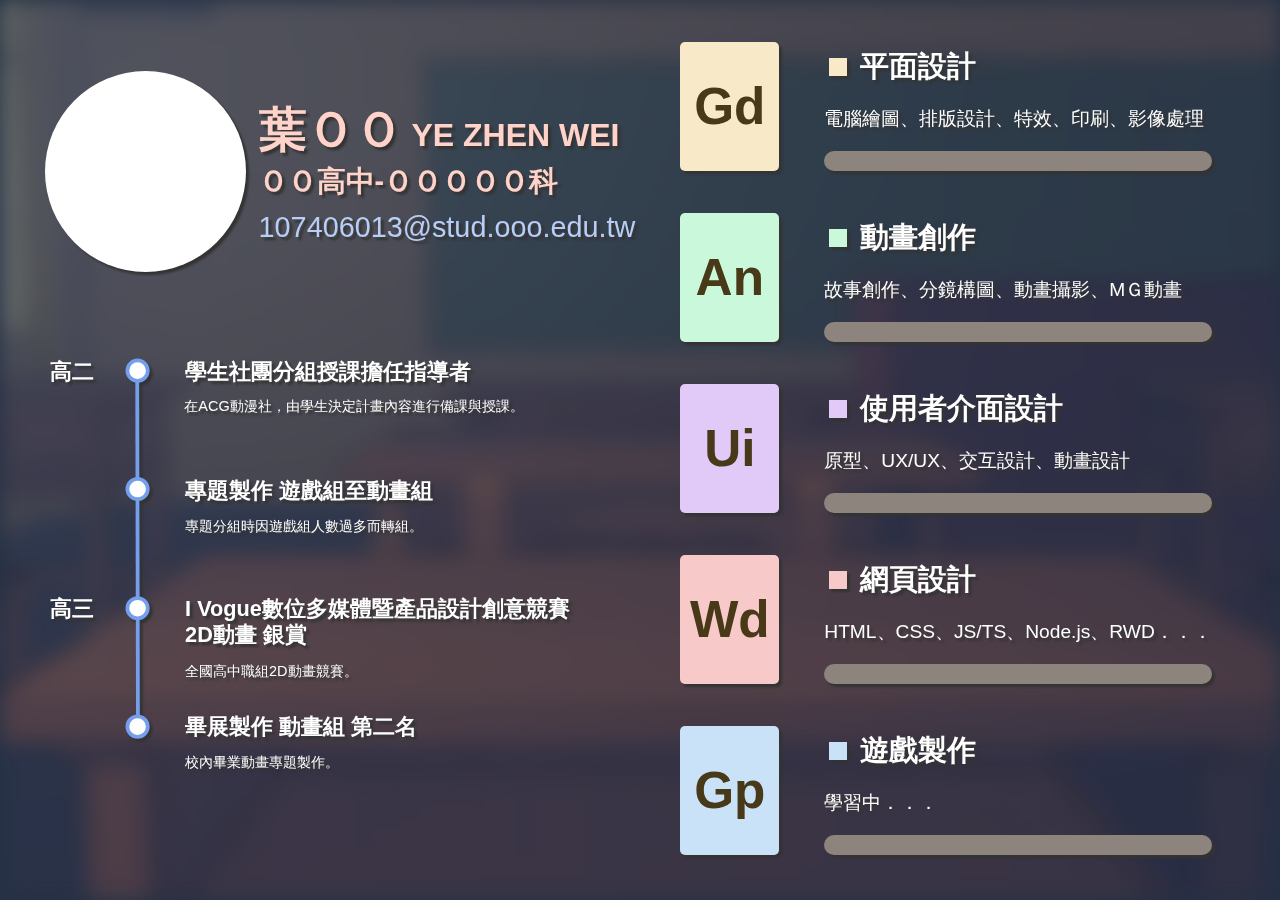
<file: index.html>
<!DOCTYPE html>
<html lang="zh-Hant-TW">

<head>
    <meta charset="UTF-8">
    <meta name="viewport" content="width=device-width, initial-scale=1">
    <meta name="description" content="純練習用的一個耍廢度日的履歷作業，內容主要是動畫、網頁、遊戲幾個領域為主。">
    <title>Resume-Webwork</title>
    
    <link rel="icon" type="image/png" href="./img/icon.png" />
    <link rel="icon" type="image/webp" href="./img/icon.webp" />
    <link rel="stylesheet" href="./css/index.css">
</head>

<body>
    <picture>
        <source srcset="./img/classroom.avif" type="image/avif">
        <source srcset="./img/classroom.webp" type="image/webp">
        <img class="bg-img" src="./img/classroom.jpg" alt="classroom">
    </picture>
    
    <div class="page-box shadow">
        <div class="grid-1 as-1 an-right">
            <div class="round-1"> </div>
        </div>
        <div class="grid-2 t-c1 as-1 t-a1 an-right">
            <h1>
                <span class="font-1 t-b1">葉ＯＯ</span>
                <span class="font-2 t-b1">YE ZHEN WEI</span>
            </h1>
            <h2 class="font-3 t-b1">ＯＯ高中-ＯＯＯＯＯ科</h2>
            <address>
                <a href="mailto:107406013@stud.ooo.edu.tw" class="font-3 t-b1 hl-s t-c3">107406013@stud.ooo.edu.tw</a>
            </address>
        </div>

        <div class="grid-3 an-right delay-2">
            <div class="svg-box-2">
                <svg version="1.1" viewBox="0 0 800 600" class="svg-2 fill-1" id="time">
                    <g class="sw-2 st-c">
                        <line x1="139.5" y1="37.5" x2="140.5" y2="509.5" />
                        <circle cx="140" cy="510" r="13.5" />
                        <circle cx="140" cy="353" r="13.5" />
                        <circle cx="140" cy="195" r="13.5" />
                        <circle cx="140" cy="38" r="13.5" />
                    </g>
                    <g class="font-3 tb">
                        <text x="24.22" y="49.32">高二</text>
                        <text x="24.22" y="363.32">高三</text>
                        <text x="203" y="49">學生社團分組授課擔任指導者</text>
                        <text x="203" y="206.32">專題製作 遊戲組至動畫組</text>
                        <text x="203" y="363.32">I Vogue數位多媒體暨產品設計創意競賽</text>
                        <text x="203" y="398.12">2D動畫 銀賞</text>
                        <text x="203" y="520">畢展製作 動畫組 第二名</text>
                    </g>
                    <g class="font-4" id="svg_decs">
                        <text x="202" y="92">在ACG動漫社，由學生決定計畫內容進行備課與授課。</text>
                        <text x="203" y="250">專題分組時因遊戲組人數過多而轉組。</text>
                        <text x="203" y="443">全國高中職組2D動畫競賽。</text>
                        <text x="203" y="563">校內畢業動畫專題製作。</text>
                    </g>
                </svg>
            </div>
        </div>
        <div class="grid-4 as-2 an-left">
            <a href="graphic.html" target="_blank" rel="noopener" class="skill-box bg-c1 bg-m t-c2 tb hl-s">Gd</a>
        </div>
        <div class="grid-5 as-2 an-left">
            <h3 class="font-3" id="Gd">
                <div class="rhombus bg-c1"></div>
                平面設計
            </h3>
            <p class="font-4" id="Gd_decs">電腦繪圖、排版設計、特效、印刷、影像處理</p>
            <div class="progress">
                <div class="progress-bar pct-1"></div>
            </div>
        </div>
        <div class="grid-6 as-2 an-left delay-1">
            <a href="#" rel="noopener" class="skill-box bg-c2 bg-m t-c2 tb hl-s">An</a>
        </div>
        <div class="grid-7 as-2 an-left delay-1">
            <h3 class="font-3" id="An">
                <div class="rhombus bg-c2"></div>
                動畫創作
            </h3>
            <p class="font-4" id="An_decs">故事創作、分鏡構圖、動畫攝影、MＧ動畫</p>
            <div class="progress">
                <div class="progress-bar pct-2"></div>
            </div>
        </div>
        <div class="grid-8 as-2 an-left delay-2">
            <a href="UI.html" target="_blank" rel="noopener" class="skill-box bg-c3 bg-m t-c2 tb hl-s">Ui</a>
        </div>

        <div class="grid-9 as-2 an-left delay-2">
            <h3 class="font-3" id="Ui">
                <div class="rhombus bg-c3"></div>
                使用者介面設計
            </h3>
            <p class="font-4" id="Gd_decs">原型、UX/UX、交互設計、動畫設計</p>
            <div class="progress">
                <div class="progress-bar pct-3"></div>
            </div>
        </div>
        <div class="grid-10 as-2 an-left delay-3">
            <a href="https://codepen.io/zhen-wei" target="_blank" rel="noopener"
                class="skill-box bg-c4 bg-m t-c2 tb hl-s">Wd</a>
        </div>
        <div class="grid-11 as-2 an-left delay-3">
            <h3 class="font-3" id="Wd">
                <div class="rhombus bg-c4"></div>
                網頁設計
            </h3>
            <p class="font-4" id="Wd_decs">HTML、CSS、JS/TS、Node.js、RWD．．．</p>
            <div class="progress shadow-2">
                <div class="progress-bar pct-4"></div>
            </div>
        </div>
        <div class="grid-12 as-2 an-left delay-4">
            <a href="#" rel="noopener" class="skill-box bg-c5 bg-m t-c2 tb hl-s">Gp</a>
        </div>
        <div class="grid-13 as-2 an-left delay-4">
            <h3 class="font-3" id="Gp">
                <div class="rhombus bg-c5"></div>
                遊戲製作
            </h3>
            <p class="font-4" id="Gd_decs">學習中．．．</p>
            <div class="progress">
                <div class="progress-bar pct-5"></div>
            </div>
        </div>
    </div>

</body>

</html>
</file>
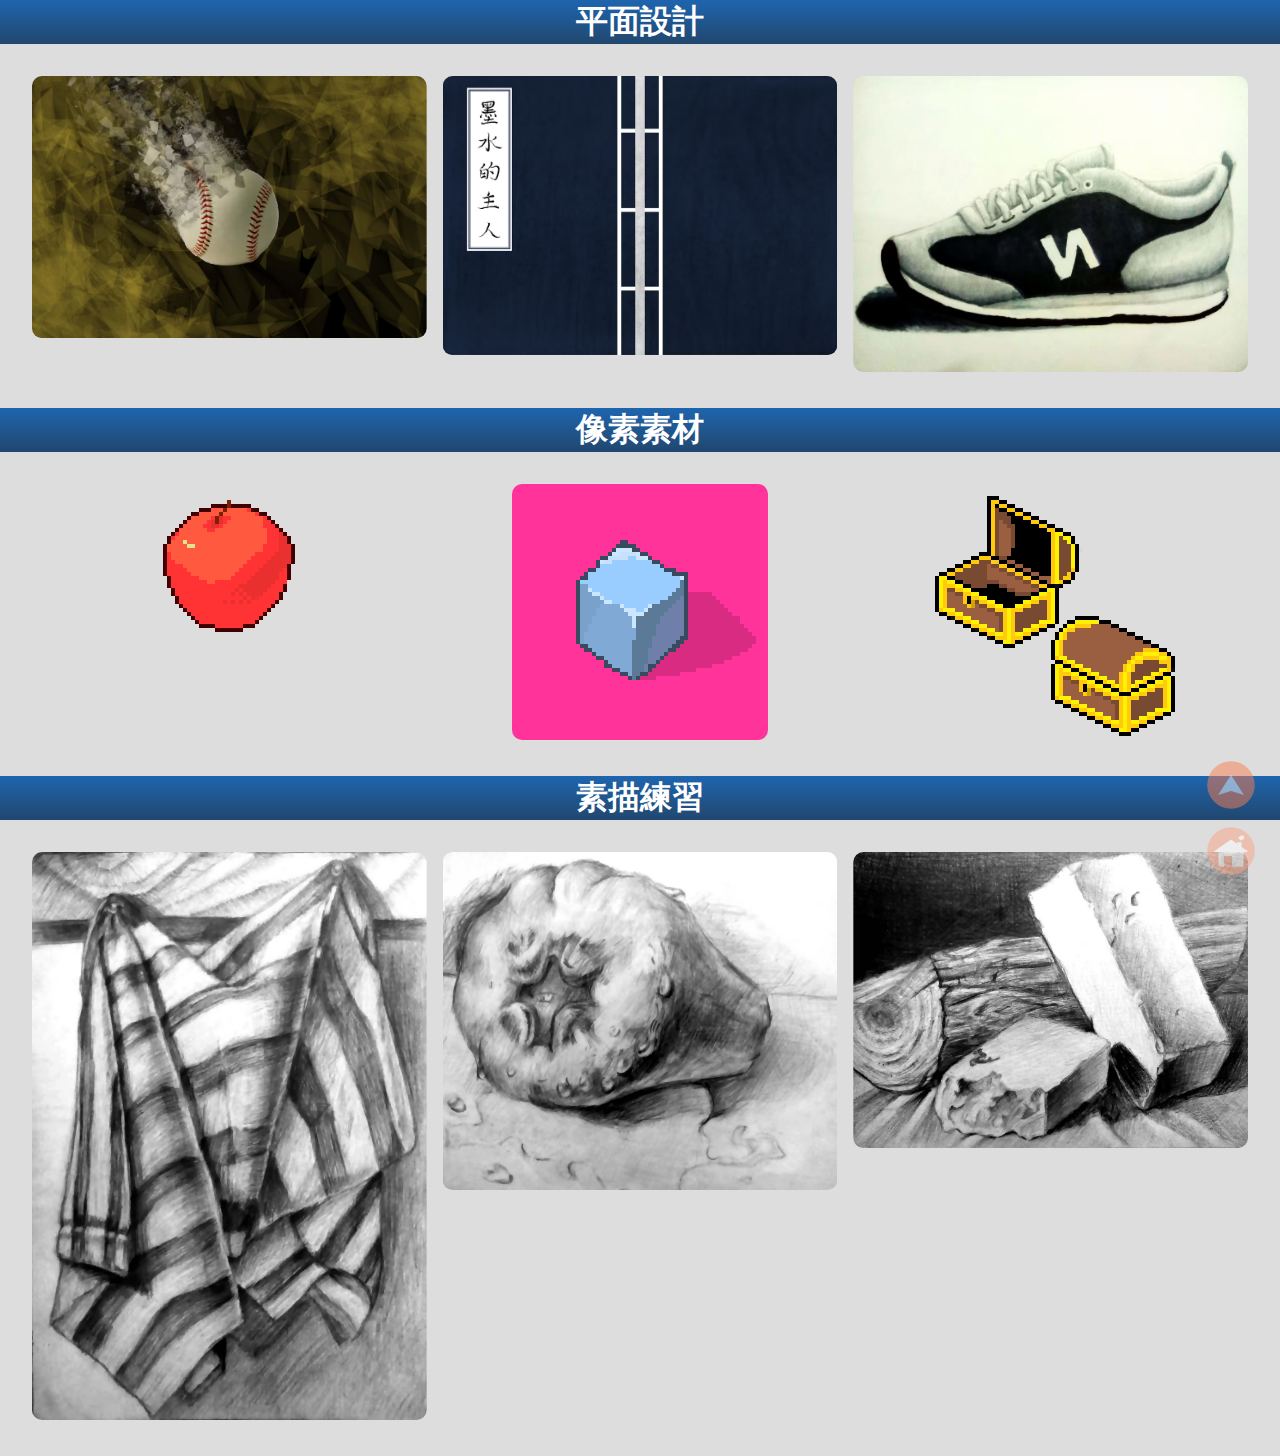
<file: graphic.html>
<!DOCTYPE html>
<html lang="zh-Hant-TW">

<head>
    <meta charset="UTF-8">
    <title>graphic</title>
    <meta name="viewport" content="width=device-width, initial-scale=1">
    <meta name="description" content="純練習用的一個耍廢度日的作品集，內容主要是平面相關。">
    <link rel="stylesheet" href="./css/portfolio.css">
    <link rel="icon" type="image/png" href="./img/icon.png" />
    <link rel="icon" type="image/webp" href="./img/icon.webp" />
    <script src="./js/portfolio.js" defer></script>
</head>

<body>
    <h1 class="top-title">平面設計</h1>
    <div class="container">
        <div>
            <picture>
                <source srcset="./img/ball.avif" type="image/avif">
                <source srcset="./img/ball.webp" type="image/webp">
                <img src="./img/ball.jpg" alt="ball" onclick="img_enlarge(this)">
            </picture>
        </div>
        <div>
            <picture>
                <source srcset="./img/book.avif" type="image/avif">
                <source srcset="./img/book.webp" type="image/webp">
                <img src="./img/book.jpg" alt="book" onclick="img_enlarge(this)">
            </picture>
        </div>
        <div>
            <picture>
                <source srcset="./img/shoe.avif" type="image/avif">
                <source srcset="./img/shoe.webp" type="image/webp">
                <img src="./img/shoe.jpg" alt="shoe" onclick="img_enlarge(this)">
            </picture>
        </div>
    </div>

    <h1 class="top-title">像素素材</h1>
    <div class="container">
        <div>
            <picture>
                <source srcset="./img/apple.webp" type="image/webp">
                <img src="./img/apple.png" alt="apple" onclick="img_enlarge(this)">
            </picture>
        </div>
        <div>
            <picture>
                <source srcset="./img/cube.webp" type="image/webp">
                <img src="./img/cube.png" alt="cube" onclick="img_enlarge(this)">
            </picture>
        </div>
        <div>
            <picture>
                <source srcset="./img/box.webp" type="image/webp">
                <img src="./img/box.png" alt="box" onclick="img_enlarge(this)">
            </picture>
        </div>
    </div>

    <h1 class="top-title">素描練習</h1>
    <div class="container">
        <div>
            <picture>
                <source srcset="./img/cloth.avif" type="image/avif">
                <source srcset="./img/cloth.webp" type="image/webp">
                <img src="./img/cloth.jpg" alt="cloth" onclick="img_enlarge(this)">
            </picture>
        </div>
        <div>
            <picture>
                <source srcset="./img/fruit.avif" type="image/avif">
                <source srcset="./img/fruit.webp" type="image/webp">
                <img src="./img/fruit.jpg" alt="fruit" onclick="img_enlarge(this)">
            </picture>
        </div>
        <div>
            <picture>
                <source srcset="./img/sundries.avif" type="image/avif">
                <source srcset="./img/sundries.webp" type="image/webp">
                <img src="./img/sundries.jpg" alt="sundries" onclick="img_enlarge(this)">
            </picture>
        </div>
    </div>

    <div class="menu">
        <input type="image" src="img/top.svg" onclick="move_top()" class="item">
        <input type="image" src="img/home.svg" onclick="location.href='/'" class="item">
    </div>



</body>

</html>
</file>
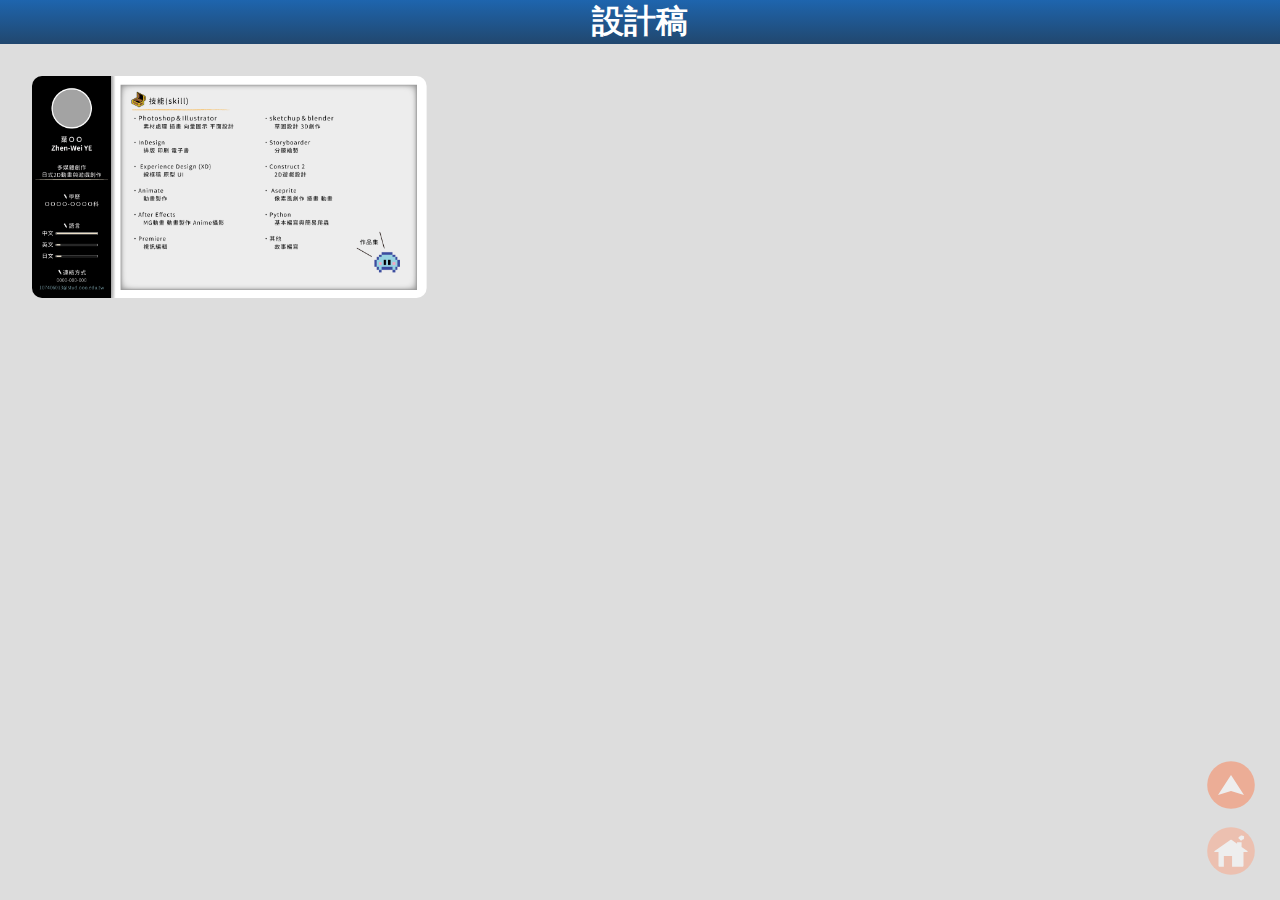
<file: UI.html>
<!DOCTYPE html>
<html lang="zh-Hant-TW">

<head>
    <meta charset="UTF-8">
    <title>user interface</title>
    <meta name="viewport" content="width=device-width, initial-scale=1">
    <meta name="description" content="純練習用的一個耍廢度日的作品集，內容主要是使用者介面相關。">
    <link rel="stylesheet" href="./css/portfolio.css">
    <link rel="icon" type="image/png" href="./img/icon.png" />
    <link rel="icon" type="image/webp" href="./img/icon.webp" />

    <script src="./js/portfolio.js" defer></script>
</head>

<body>

    <h1 class="top-title">設計稿</h1>
    <div class="container">
        <div>
            <picture>
                <source srcset="./img/web-01.webp" type="image/webp">
                <source srcset="./img/web-01.avif" type="image/avif">
                <img src="./img/web-01.jpg" alt="web-01" onclick="img_enlarge(this)">
            </picture>
        </div>
    </div>

    <div class="menu">
        <input type="image" src="./img/top.svg" onclick="move_top()" class="item">
        <input type="image" src="./img/home.svg" onclick="location.href = '/'" class="item">
    </div>

</body>

</html>
</file>
<file: css/index.css>
/*  
 .page-box > div {
  border: 1px solid #fff;
} 
 */

/* 自訂變數 */

:root {
    /*  顏色 */
    --color-0: #233145;
    --color-1: #fff;
    --color-2: #ffd3c9;
    --color-3: #483918;
    --color-4: #f8eac9;
    --color-5: #c9f8db;
    --color-6: #e1c9f8;
    --color-7: #f8c9c9;
    --color-8: #c9e2f8;
    --color-9: #8d847d;
    --color-10: #759fed;
    --color-11: #f1f5fd;
    --color-12: #333;
    --color-13: #b9cef6;
}

h1, h2, h3, body {
    margin: 0px;
}

body {
    font-family: Arial, Microsoft JhengHei;
    white-space: nowrap;
    background-color: var(--color-0);
    color: var(--color-1);
}

/* 背景 */

.bg-img {
    width: 100%;
    height: 100%;
    position: fixed;
    top: 0;
    object-fit: cover;
    filter: blur(10px);
    opacity: 0.3;
}

/* 頁面內容 */

.page-box {
    width: 95vw;
    height: 95vh;
    display: grid;
    grid-template-columns: 0.3fr 0.7fr 0.1fr 0.9fr;
    grid-auto-rows: 1fr;
    margin: auto;
}

/* 網格線 */

.grid-1 {
    grid-row: 1/ 3;
    grid-column: 1/ 2;
}

.grid-2 {
    grid-row: 1/ 3;
    grid-column: 2/ 3;
}

.grid-3 {
    grid-row: 3/ 6;
    grid-column: 1/ 3;
}

.grid-4 {
    grid-row: 1/ 2;
    grid-column: 3/ 4;
}

.grid-5 {
    grid-row: 1/ 2;
    grid-column: 4/ 5;
}

.grid-6 {
    grid-row: 2/ 3;
    grid-column: 3/ 4;
}

.grid-7 {
    grid-row: 2/ 3;
    grid-column: 4/ 5;
}

.grid-8 {
    grid-row: 3/ 4;
    grid-column: 3/ 4;
}

.grid-9 {
    grid-row: 3/ 4;
    grid-column: 4/ 5;
}

.grid-10 {
    grid-row: 4/ 5;
    grid-column: 3/ 4;
}

.grid-11 {
    grid-row: 4/ 5;
    grid-column: 4/ 5;
}

.grid-12 {
    grid-row: 5/ 6;
    grid-column: 3/ 4;
}

.grid-13 {
    grid-row: 5/ 6;
    grid-column: 4/ 5;
}

/* 照片 */

.round-1 {
    width: 201px;
    height: 201px;
    background: var(--color-1);
    border-radius: 100%;
    margin: 0px 1vw 0px;
}

/* 對齊 */

.as-1 {
    align-self: center;
}

.as-2 {
    align-self: end;
}

/* 文字 */

.font-1 {
    font-size: 3rem;
}

.font-2 {
    font-size: 2rem;
}

.font-3 {
    font-size: 1.8rem;
}

.font-4 {
    font-size: 1.2rem;
}

.t-c1 {
    color: var(--color-2);
}

.t-c2 {
    color: var(--color-3);
}

.t-c3 {
    color: var(--color-13);
}

.t-a1 {
    text-align: left;
}

.t-b1 {
    margin-bottom: 0.9vh;
}

.hl-s {
    font-style: normal;
    text-decoration: none;
}

/* Skillbox */

.skill-box {
    width: 11vmin;
    height: 14.3vmin;
    display: flex;
    align-items: center;
    justify-content: center;
    font-size: 5.7vmin;
    margin: 0px 5vh;
    border-radius: 5px;
}

.bg-c1 {
    background-color: var(--color-4);
}

.bg-c2 {
    background-color: var(--color-5);
}

.bg-c3 {
    background-color: var(--color-6);
}

.bg-c4 {
    background-color: var(--color-7);
}

.bg-c5 {
    background-color: var(--color-8);
}

.skill-box:hover {
    filter: brightness(110%);
}

.skill-box:active {
    filter: brightness(90%);
    box-shadow: 0px 0px 10px 0.1px var(--color-12) inset;
}

/* SVG */

.svg-box-2 {
    position: relative;
    height: 100%;
    width: 100%;
}

.svg-2 {
    position: absolute;
    max-height: 100%;
}

.sw-1 {
    stroke-width: 8;
}

.sw-2 {
    stroke-width: 5;
}

.tb {
    font-weight: bold;
}

.fill-1 {
    fill: var(--color-1);
}

.st-c {
    stroke: var(--color-10);
}

/* 菱形 */

.rhombus {
    display: inline-block;
    position: relative;
    width: 18px;
    height: 18px;
    margin: 0 5px;
    animation: rotate 1s linear infinite;
}

.rhombus:hover {
    animation-play-state: paused;
}

/* 進度條 */

.progress {
    width: 100%;
    height: 20px;
    background-color: var(--color-9);
    border-radius: 10px;
}

.progress-bar {
    width: 0%;
    height: inherit;
    background-color: var(--color-11);
    border-radius: 50px;
    box-shadow: 1px 3px 10px 0.1px var(--color-1) inset;
    filter: drop-shadow(0px 0px 5px var(--color-10));
    transform: translate3d(0,0,0);
}

#Gd_decs, #An_decs, #Ui_decs, #Wd_decs, #Gp_decs, address {
    display: block;
}

/* 影子 */
.shadow {
    filter: drop-shadow(3px 3px 1px var(--color-12));
}

/* 入場an設定 */

.an-right {
    animation: an-right 0.8s ease-in 1 forwards;
}

.an-left {
    animation: an-left 0.8s ease-in 1 forwards;
}

.delay-1 {
    animation-delay: 0.1s;
}

.delay-2 {
    animation-delay: 0.2s;
}

.delay-3 {
    animation-delay: 0.3s;
}

.delay-4 {
    animation-delay: 0.4s;
}

/* 進度條an設定 */

.pct-1 {
    animation: run-1 1s 1.2s ease-in forwards;
}

.pct-2 {
    animation: run-2 1s 1.4s ease-in forwards;
}

.pct-3 {
    animation: run-3 1s 1.6s ease-in forwards;
}

.pct-4 {
    animation: run-4 1s 1.8s ease-in forwards;
}

.pct-5 {
    animation: run-5 1s 2s ease-in forwards;
}

/* 動畫 */

/* 出場 */

@keyframes an-right {
    0% {
        opacity: 0;
        transform: translateX(-60px)
    }
    95% {
        transform: translateX(6px)
    }
    100% {
        opacity: 1;
        transform: translateX(0px)
    }
}

@keyframes an-left {
    0% {
        opacity: 0;
        transform: translateX(60px)
    }
    95% {
        transform: translateX(-6px)
    }
    100% {
        opacity: 1;
        transform: translateX(0px)
    }
}

/* 菱形 */

@keyframes rotate {
    0% {
        transform: translateY(0) rotate(0deg);
        opacity: 0;
    }
    20% {
        transform: translateY(-9px) rotate(72deg);
    }
    45% {
        transform: translateY(-12px) rotate(162deg);
    }
    55% {
        transform: translateY(-12px) rotate(198deg);
    }
    80% {
        transform: translateY(-9px) rotate(288deg);
    }
    100% {
        transform: translateY(-0px) rotate(360deg);
        opacity: 1;
    }
}

/* 進度條 */

@keyframes run-1 {
    0% {
        width: 0%;
    }
    95% {
        width: 56%;
    }
    100% {
        width: 55%;
    }
}

@keyframes run-2 {
    0% {
        width: 0%;
    }
    95% {
        width: 41%;
    }
    100% {
        width: 40%;
    }
}

@keyframes run-3 {
    0% {
        width: 0%;
    }
    95% {
        width: 46%;
    }
    100% {
        width: 45%;
    }
}

@keyframes run-4 {
    0% {
        width: 0%;
    }
    95% {
        width: 51%;
    }
    100% {
        width: 50%;
    }
}

@keyframes run-5 {
    0% {
        width: 0%;
    }
    95% {
        width: 21%;
    }
    100% {
        width: 20%;
    }
}

/*尺寸調整*/
@media screen and (max-width: 1200px) {
    .page-box {
        grid-template-columns: 1fr 9fr;
        justify-content: center;
        grid-gap: 10px;
        padding-top: 36px;
    }
    .page-box>div {
        grid-row: auto;
        grid-column: auto;
    }
    .page-box>.grid-1, .page-box>.grid-2, .page-box>.grid-3 {
        grid-column: 1/ 3;
    }
    .grid-1, .grid-2, .grid-4, .grid-6, .grid-8, .grid-10, .grid-12 {
        justify-self: center;
    }
    .grid-12, .grid-13 {
        padding-bottom: 36px;
    }
    .skill-box {
        margin: 1vh 2vw 0px;
    }
    .svg-box-2 {
        margin: auto;
        width: 100%;
        max-width: 1070px;
    }
    .svg-2 {
        position: static;
        max-height: none;
    }
    .t-a1 {
        text-align: center;
    }
}

@media screen and (max-width: 824px) {
    /* .font-1 {
        font-size: 54px;
    }
    .font-2 {
        font-size: 32px;
    }
    .font-3 {
        font-size: 25px;
    }
    .font-4 {
        font-size: 15px;
    } */
    h1>span {
        display: block;
    }
    .skill-box {
        font-size: 34px;
    }
    .svg-box-2 {
        width: 100%;
    }
    .skill-box {
        width: 60px;
        height: 77px;
    }
    #Gd, #An, #Ui, #Wd, #Gp, #svg {
        margin-bottom: 2vh;
    }
    #Gd_decs, #An_decs, #Ui_decs, #Wd_decs, #Gp_decs, #svg_decs, address {
        display: none;
    }
    .svg-box-2 .font-3 {
        font-size: 2.2rem;
    }
}

@media screen and (min-width: 1400px) {
    #Gd::after {
        font-size: 1.3rem;
        content: '（Graphic design）';
    }
    #An::after {
        font-size: 1.3rem;
        content: '（Graphic design）';
    }
    #Ui::after {
        font-size: 1.3rem;
        content: '（User interface design）';
    }
    #Wd::after {
        font-size: 1.3rem;
        content: '（Web Design）';
    }
    #Gp::after {
        font-size: 1.3rem;
        content: '（Game production）';
    }
}

@media screen and (min-width: 1500px) {
    #Gd::after,
    #An::after,
    #Ui::after,
    #Wd::after,
    #Gp::after {
        font-size: 1.5rem;
    }
}
</file>
<file: css/portfolio.css>
body {
    font-family: Arial, Microsoft JhengHei;
    background-color: #DDD;
}

body, h1 {
    margin: 0px;
}

img {
    max-width: 100%;
    clip-path: inset(0px round 10px);
    cursor: zoom-in;
}

.top-title {
    position: sticky;
    top: 0px;
    z-index: 1;
    text-align: center;
    background: linear-gradient(#1e65ae, #21476e);
    color: #fff;
}

.container {
    display: grid;
    grid-template-columns: repeat(auto-fill, minmax(500px, 1fr));
    align-items: center;
    place-items: start center;
    box-sizing: border-box;
    padding: 2rem;
    grid-gap: 1rem;
}

.menu {
    display: inline-flex;
    flex-direction: column;
    position: fixed;
    bottom: 1rem;
    right: 1rem;
    z-index: 2;
}

.item {
    width: 50px;
    margin: 8px;
    opacity: 0.5;
    -webkit-tap-highlight-color: transparent;
}

input:focus {
    outline: none;
}

/* .container > div {
  border: 1px solid;
} */

@media screen and (min-width: 1314px) and (max-width: 1614px) {
    .container {
        grid-template-columns: repeat(auto-fill, minmax(25rem, 1fr));
    }
}

@media screen and (min-width: 864px) and (max-width: 1313px) {
    .container {
        grid-template-columns: repeat(auto-fill, minmax(22rem, 1fr));
    }
}

@media screen and (min-width: 863px) {
    .item:hover {
        opacity: 1;
        transform: translateX(-10px);
        transition: all 0.2s linear;
    }
}

@media screen and (max-width: 863px) {
    .container {
        grid-template-columns: repeat(1, 1fr);
    }
    .menu {
        display: flex;
        flex-direction: row;
        justify-content: space-between;
        /* align-content: center; */
        position: fixed;
        width: 95%;
    }
    img {
        cursor: default;
        
    }
}
</file>
